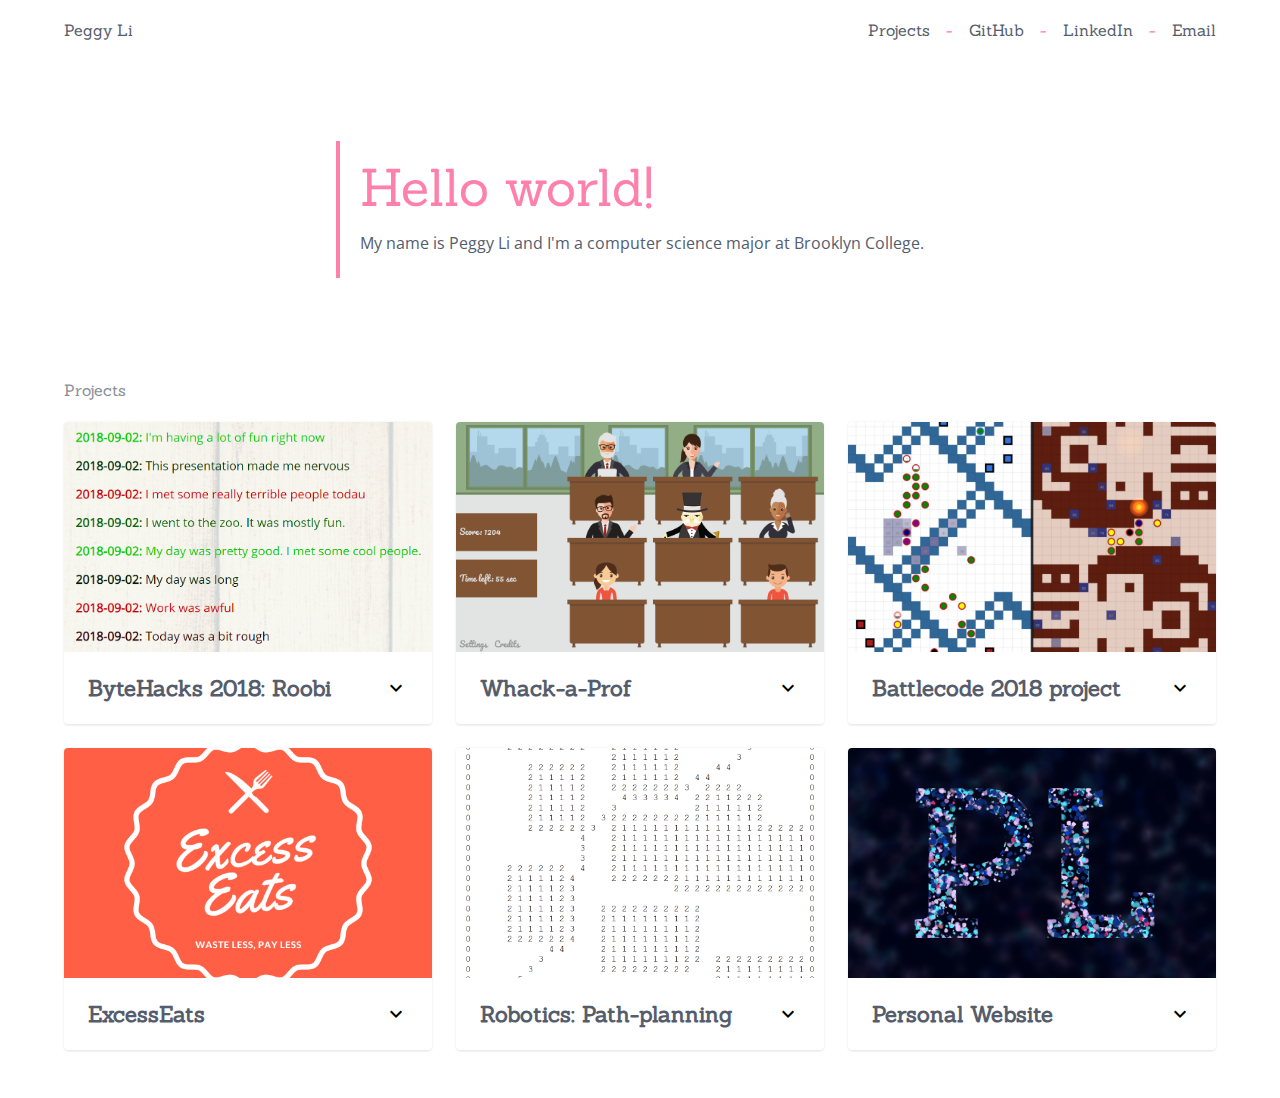
<file: index.html>
<!DOCTYPE html>
<html lang="en">
<head>
	<title>Peggy Li</title>
	<meta charset="utf-8">
	<meta name="viewport" content="width=device-width, initial-scale=1">
	<link href="https://fonts.googleapis.com/css?family=Sanchez|Open+Sans:400,600" rel="stylesheet">
	<link href="https://fonts.googleapis.com/icon?family=Material+Icons" rel="stylesheet">
	<link href="main.css" rel="stylesheet">
	<script src="https://code.jquery.com/jquery-3.3.1.min.js"
		integrity="sha256-FgpCb/KJQlLNfOu91ta32o/NMZxltwRo8QtmkMRdAu8="
  		crossorigin="anonymous"></script>
</head>
<body>
<nav>
	<a id="nav-name" href="http://peggyli.xyz">Peggy Li</a>
	<ul>
		<li><a href="#projects">Projects</a></li>
		<li><a href="https://github.com/peggyxli">GitHub</a></li>
		<li><a href="https://www.linkedin.com/in/peggyxli/">LinkedIn</a></li>
		<li><a href="mailto:xpeggyxli@gmail.com">Email</a></li>
	</ul>
</nav>
<header>
	<div id="hello-world">
		<h1>Hello world!</h1>
		<p>My name is Peggy Li and I'm a computer science major at Brooklyn College.</p>
	</div>
</header>
<section id="projects">
	<h2>Projects</h2>
	<div class="grid">
		<div class="card-wrapper">
			<div class="card">
				<div class="card-image-wrapper">
					<img src="roobi.png" alt="Roobi screenshot">
				</div>
				<div class="card-header">
					<h3>ByteHacks 2018: Roobi</h3>
					<button><i class="material-icons">expand_more</i></button>
				</div>
				<div class="hide-me">
					<ul>
						<li>Built SMS-focused journaling and mood-tracking application with a browser-based dashboard</li>
						<li>Developed Python/Flask backend to manage and store users, past texts, and mood information</li>
						<li>Added API endpoint to Flask backend to communicate with Twilio SMS-messaging service</li>
						<li>Utilized Google Cloud Natural Language API to determine text moods using sentiment analysis</li>
						<li>Created and integrated various views/templates to display previous texts and moods in browser</li>
						<li>Won Best Use of Twilio and Second Place overall out of 31 teams</li>
					</ul>
					<a href="https://github.com/peggyxli/bytehacks-2018">View code</a>
					<a href="http://bytehacks-2018.herokuapp.com/">View project</a>
				</div>
			</div>
		</div>
		<div class="card-wrapper">
			<div class="card">
				<div class="card-image-wrapper">
					<img src="whack-a-prof.png" alt="Whack-a-Prof mockup">
				</div>
				<div class="card-header">
					<h3>Whack-a-Prof</h3>
					<button><i class="material-icons">expand_more</i></button>
				</div>
				<div class="hide-me">
					<ul>
						<li>In-browser video game</li>
						<li>Variation of Whack-a-Mole with trustees, deans, professors, and students as moles</li>
						<li>Uses a combination of CSS and jQuery animations</li>
						<li>Made with: HTML, CSS, JavaScript, jQuery</li>
					</ul>
					<a href="https://github.com/peggyxli/whack-a-prof">View code</a>
					<a href="http://peggyli.xyz/whack-a-prof">View project</a>
				</div>
			</div>
		</div>
		<div class="card-wrapper">
			<div class="card">
				<div class="card-image-wrapper">
					<img src="battlecode.png" alt="Battlecode Screenshot">
				</div>
				<div class="card-header">
					<h3>Battlecode 2018 project</h3>
					<button><i class="material-icons">expand_more</i></button>
				</div>
				<div class="hide-me">
					<ul>
						<li>AI player that controls multiple units in a real-time strategy game</li>
						<li>Uses A-Star algorithm for pathfinding</li>
						<li>Finds, and limits units to, the largest contiguous area on the map</li>
						<li>Placed in the top 64 out of 1091 teams globally</li>
						<li>Made with: Python</li>
					</ul>
					<a href="https://github.com/peggyxli/battlecode-project">View code</a>
				</div>
			</div>
		</div>
		<div class="card-wrapper">
			<div class="card">
				<div class="card-image-wrapper">
					<img src="excess-eats.png" alt="ExcessEats">
				</div>
				<div class="card-header">
					<h3>ExcessEats</h3>
					<button><i class="material-icons">expand_more</i></button>
				</div>
				<div class="hide-me">
					<ul>
						<li>Developed as part of CUNY Hackathon Fall 2017</li>
						<li>Developed front-end for interactive web application with Google Maps component</li>
						<li>Made with: HTML, CSS, Javascript, jQuery, Bootstrap</li>
					</ul>
					<a href="https://github.com/peggyxli/excess-eats-frontend">View code</a>
					<a href="http://peggyli.xyz/excess-eats">View project</a>
				</div>
			</div>
		</div>
		<div class="card-wrapper">
			<div class="card">
				<div class="card-image-wrapper">
					<img src="robotics-map.png" alt="Robotics Map">
				</div>
				<div class="card-header">
					<h3>Robotics: Path-planning</h3>
					<button><i class="material-icons">expand_more</i></button>
				</div>
				<div class="hide-me">
					<ul>
						<li>Finds a path around several obstacles by implementing the A* algorithm</li>
						<li>Also navigates a simulated robot through the resulting path</li>
						<li>Made with: C++</li>
					</ul>
					<a href="https://github.com/peggyxli/robotics-current">View code</a>
				</div>
			</div>
		</div>
		<div class="card-wrapper">
			<div class="card">
				<div class="card-image-wrapper">
					<img src="pl2.png" alt="Personal Website">
				</div>
				<div class="card-header">
					<h3>Personal Website</h3>
					<button><i class="material-icons">expand_more</i></button>
				</div>
				<div class="hide-me">
					<ul>
						<li>A responsive website with a custom grid system and Material-Design-inspired cards</li>
						<li>Made with: HTML, CSS, jQuery</li>
					</ul>
					<a href="https://github.com/peggyxli/peggyxli.github.io">View code</a>
				</div>
			</div>
		</div>
	</div>
</section>
</body>
<script src="main.js"></script>
</html>
</file>
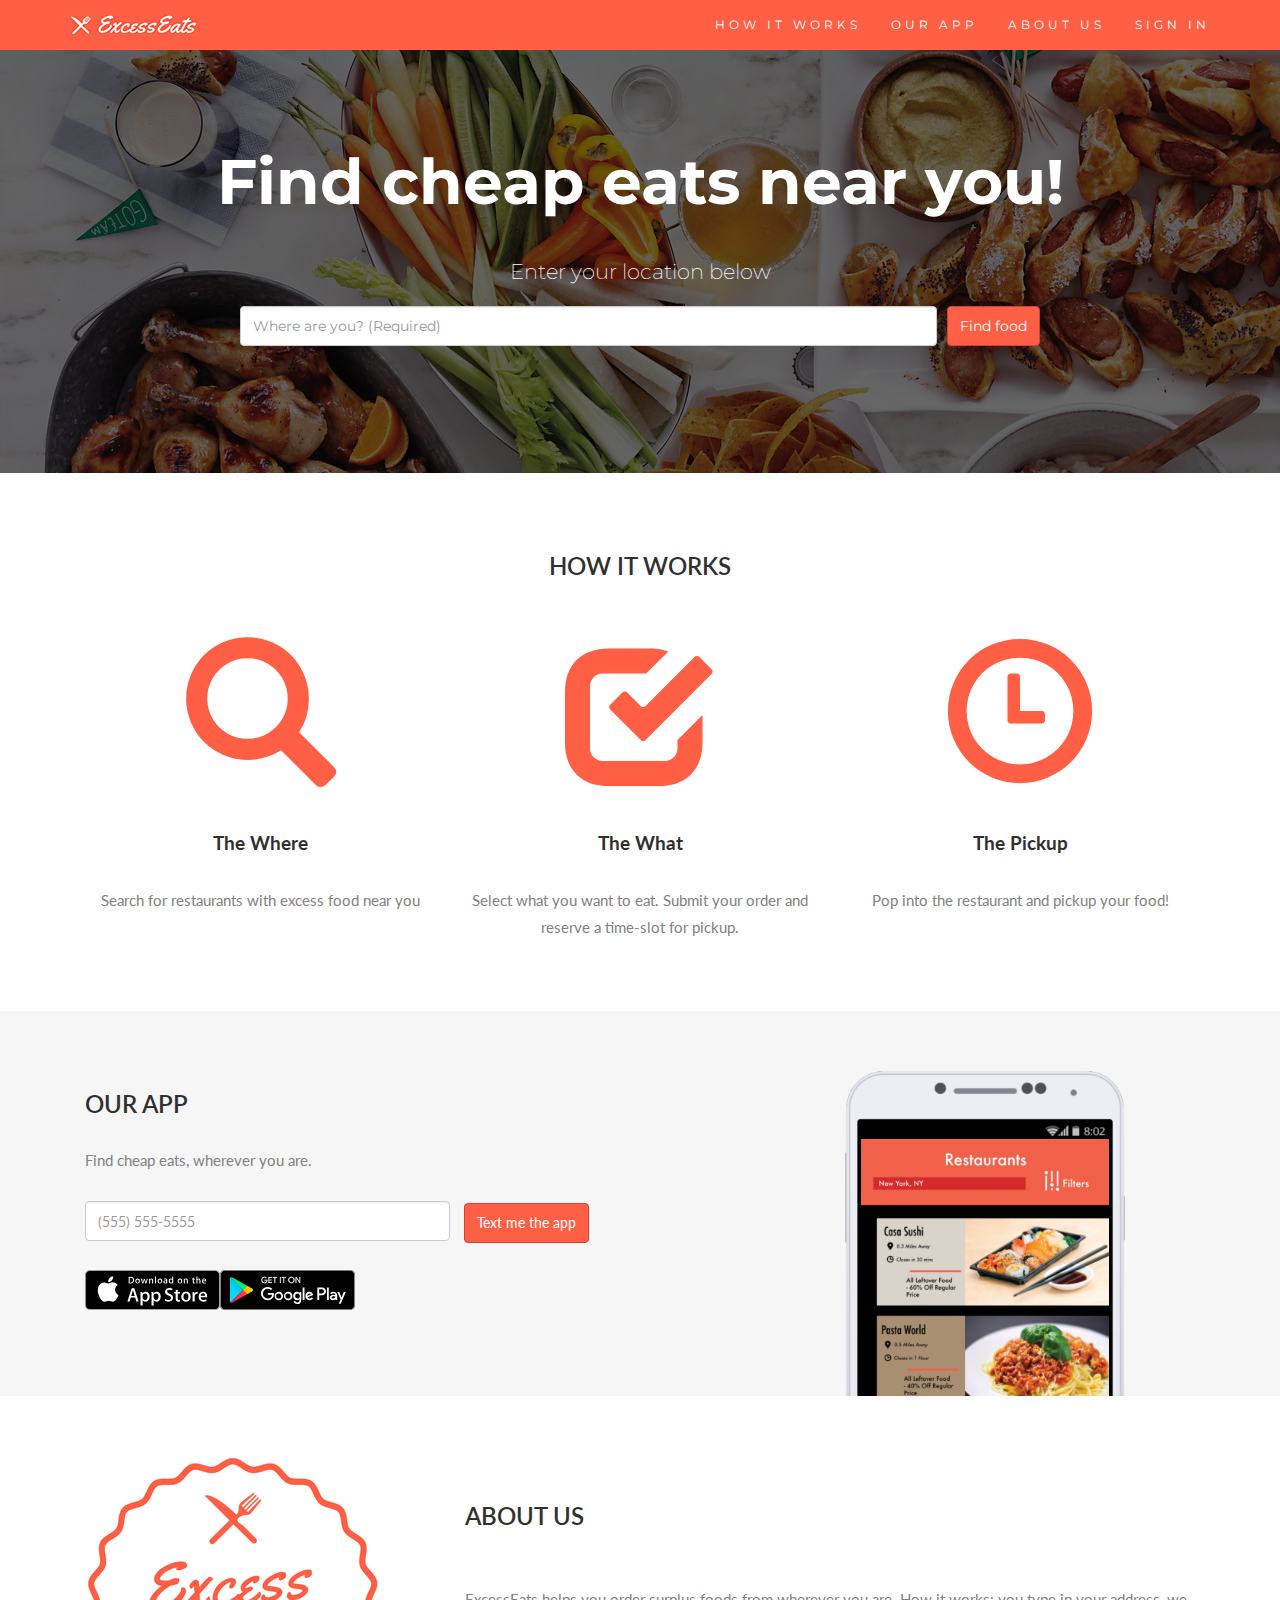
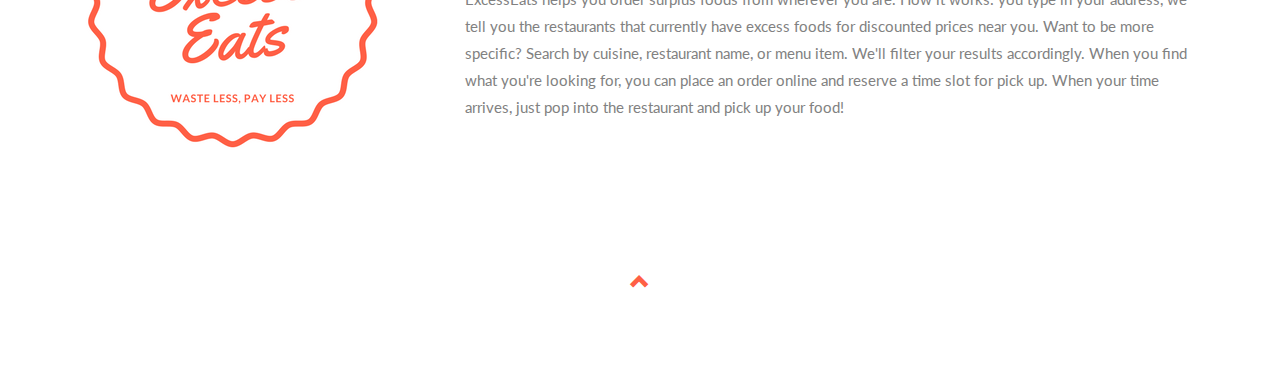
<file: excess-eats/index.html>
<!DOCTYPE html>
<html lang="en">
<head>
  <title>ExcessEats</title>
  <meta charset="utf-8">
  <meta name="viewport" content="width=device-width, initial-scale=1">
  <link rel="stylesheet" href="https://maxcdn.bootstrapcdn.com/bootstrap/3.3.7/css/bootstrap.min.css">
  <link rel="stylesheet" href="main.css">
  <link href="https://fonts.googleapis.com/css?family=Montserrat" rel="stylesheet" type="text/css">
  <link href="https://fonts.googleapis.com/css?family=Lato" rel="stylesheet" type="text/css">
  <link href="https://fonts.googleapis.com/css?family=Yellowtail" rel="stylesheet" type="text/css">
  <script src="https://ajax.googleapis.com/ajax/libs/jquery/3.2.1/jquery.min.js"></script>
  <script src="https://maxcdn.bootstrapcdn.com/bootstrap/3.3.7/js/bootstrap.min.js"></script>
</head>
<body id="myPage" data-spy="scroll" data-target=".navbar" data-offset="60">

<nav class="navbar navbar-default navbar-fixed-top">
  <div class="container">
    <div class="navbar-header">
      <button type="button" class="navbar-toggle" data-toggle="collapse" data-target="#myNavbar">
        <span class="icon-bar"></span>
        <span class="icon-bar"></span>
        <span class="icon-bar"></span>                        
      </button>
      <a class="navbar-brand" href="#myPage"><img src="logo.png"/></a>
    </div>
    <div class="collapse navbar-collapse" id="myNavbar">
      <ul class="nav navbar-nav navbar-right">
        <li><a href="#process">HOW IT WORKS</a></li>
        <li><a href="#app">OUR APP</a></li>
        <li><a href="#about">ABOUT US</a></li>
		<li><a href="sign-in.html">SIGN IN</a></li>
      </ul>
    </div>
  </div>
</nav>

<div class="jumbotron text-center">
  <br><h1><strong>Find cheap eats near you!</strong></h1><br>
  <p>Enter your location below</p> 
  <form>
    <div class="input-group" style="max-width:800px; margin:auto">
      <input class="form-control" style="border-top-right-radius: 4px; border-bottom-right-radius: 4px" size="50" placeholder="Where are you? (Required)" required>
      <div class="input-group-btn" style="padding-left:10px">
        <a href="search.html"><button type="button" class="btn btn-danger" style="background-color:#ff6045">Find food</button></a>
      </div>
    </div>
  </form><br>
</div>

<!-- Container (Process Section) -->
<div id="process" class="container-fluid text-center">
  <h2>HOW IT WORKS</h2><br>
  <div class="row">
    <div class="col-sm-4">
      <span class="glyphicon glyphicon-search logo-small"></span>
      <br><br><h4><strong>The Where</strong></h4>
      <p>Search for restaurants with excess food near you</p>
    </div>
    <div class="col-sm-4">
      <span class="glyphicon glyphicon-check logo-small"></span>
      <br><br><h4><strong>The What</strong></h4>
      <p>Select what you want to eat.  Submit your order and reserve a time-slot for pickup.</p>
    </div>
    <div class="col-sm-4">
      <span class="glyphicon glyphicon-time logo-small"></span>
      <br><br><h4><strong>The Pickup</strong></h4>
      <p>Pop into the restaurant and pickup your food!</p>
    </div>
  </div>
</div>

<!-- Container (Our App Section) -->
<div id="app" class="container-fluid bg-grey" style="padding-bottom:0px">
  <div class="row">
    <div class="col-sm-8">
      <h2>Our App</h2>
      <p style="margin-bottom: 0px">Find cheap eats, wherever you are.</p><br>
	  <input class="form-control" placeholder="(555) 555-5555" type="text" style="display:inline-block; width:50%" required>
	  <div class="form-group-btn" style="padding-left:10px; display:inline-block">
		<button type="button" class="btn btn-danger" style="background-color:#ff6045">Text me the app</button>
	  </div>
	  <br><br>
	  <img src="Apple_AppStore.svg"/><img src="Google_PlayStore.svg" height="40"/>
    </div>
    <div class="col-sm-4">
      <img src="app-screenshot.png" height="325">
    </div>
  </div>
</div>

<!-- Container (About Section) -->
<div id="about" class="container-fluid">
  <div class="row">
    <div class="col-sm-4">
      <img src="logo-circle.png"/>
    </div>
    <div class="col-sm-8">
      <br><h2>About Us</h2><br>
      <p>ExcessEats helps you order surplus foods from wherever you are. How it works: you type in your address, we tell you the restaurants that currently have excess foods for discounted prices near you. Want to be more specific? Search by cuisine, restaurant name, or menu item. We'll filter your results accordingly. When you find what you're looking for, you can place an order online and reserve a time slot for pick up. When your time arrives, just pop into the restaurant and pick up your food!</p>
    </div>
  </div>
</div>

<footer class="container-fluid text-center">
  <a href="#myPage" title="To Top">
    <span class="glyphicon glyphicon-chevron-up"></span>
  </a>
</footer>

<script>
$(document).ready(function(){
  // Add smooth scrolling to all links in navbar + footer link
  $(".navbar a, footer a[href='#myPage']").on('click', function(event) {
    // Make sure this.hash has a value before overriding default behavior
    if (this.hash !== "") {
      // Prevent default anchor click behavior
      event.preventDefault();

      // Store hash
      var hash = this.hash;

      // Using jQuery's animate() method to add smooth page scroll
      // The optional number (900) specifies the number of milliseconds it takes to scroll to the specified area
      $('html, body').animate({
        scrollTop: $(hash).offset().top
      }, 900, function(){
   
        // Add hash (#) to URL when done scrolling (default click behavior)
        window.location.hash = hash;
      });
    } // End if
  });
  
  $(window).scroll(function() {
    $(".slideanim").each(function(){
      var pos = $(this).offset().top;

      var winTop = $(window).scrollTop();
        if (pos < winTop + 600) {
          $(this).addClass("slide");
        }
    });
  });
})
</script>

</body>
</html>
</file>
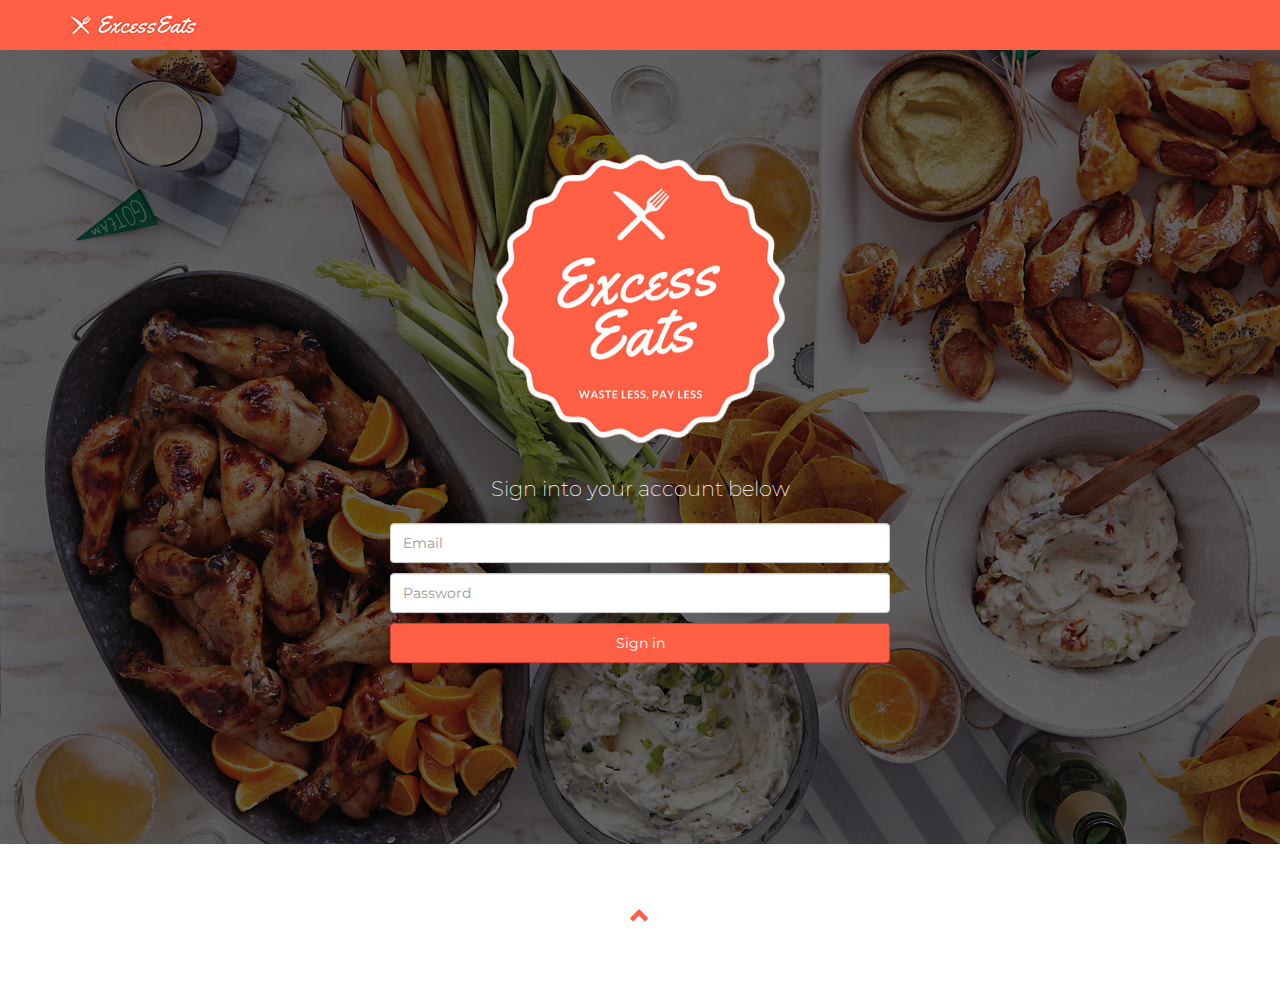
<file: excess-eats/sign-in.html>
<!DOCTYPE html>
<html lang="en">
<head>
  <title>ExcessEats</title>
  <meta charset="utf-8">
  <meta name="viewport" content="width=device-width, initial-scale=1">
  <link rel="stylesheet" href="https://maxcdn.bootstrapcdn.com/bootstrap/3.3.7/css/bootstrap.min.css">
  <link rel="stylesheet" href="main.css">
  <link href="https://fonts.googleapis.com/css?family=Montserrat" rel="stylesheet" type="text/css">
  <link href="https://fonts.googleapis.com/css?family=Lato" rel="stylesheet" type="text/css">
  <link href="https://fonts.googleapis.com/css?family=Yellowtail" rel="stylesheet" type="text/css">
  <script src="https://ajax.googleapis.com/ajax/libs/jquery/3.2.1/jquery.min.js"></script>
  <script src="https://maxcdn.bootstrapcdn.com/bootstrap/3.3.7/js/bootstrap.min.js"></script>
</head>
<body id="myPage" data-spy="scroll" data-target=".navbar" data-offset="60">

<nav class="navbar navbar-default navbar-fixed-top">
  <div class="container">
    <div class="navbar-header">
      <button type="button" class="navbar-toggle" data-toggle="collapse" data-target="#myNavbar">
        <span class="icon-bar"></span>
        <span class="icon-bar"></span>
        <span class="icon-bar"></span>                        
      </button>
      <a class="navbar-brand" href="index.html"><img src="logo.png"/></a>
    </div>
  </div>
</nav>

<div class="jumbotron text-center" style="height:100vh; max-height:844px">
  <div style="position: relative; top: 50%; transform: translateY(-50%);">
	<img src="logo-circle-filled.png">
    <br><br><p>Sign into your account below</p>
  <form>
    <div class="form-group" style="max-width:500px; margin:auto">
      <input class="form-control" style="margin-bottom:10px" placeholder="Email" required>
	  <input class="form-control" style="margin-bottom:10px" placeholder="Password" required>
      <div class="form-group-btn">
        <a href="search.html"><button type="button" class="btn btn-danger" style="background-color:#ff6045; width:100%">Sign in</button></a>
      </div>
    </div>
  </form><br>
  </div>
</div>

<footer class="container-fluid text-center">
  <a href="#myPage" title="To Top">
    <span class="glyphicon glyphicon-chevron-up"></span>
  </a>
</footer>

<script>
$(document).ready(function(){
  // Add smooth scrolling to all links in navbar + footer link
  $(".navbar a, footer a[href='#myPage']").on('click', function(event) {
    // Make sure this.hash has a value before overriding default behavior
    if (this.hash !== "") {
      // Prevent default anchor click behavior
      event.preventDefault();

      // Store hash
      var hash = this.hash;

      // Using jQuery's animate() method to add smooth page scroll
      // The optional number (900) specifies the number of milliseconds it takes to scroll to the specified area
      $('html, body').animate({
        scrollTop: $(hash).offset().top
      }, 900, function(){
   
        // Add hash (#) to URL when done scrolling (default click behavior)
        window.location.hash = hash;
      });
    } // End if
  });
  
  $(window).scroll(function() {
    $(".slideanim").each(function(){
      var pos = $(this).offset().top;

      var winTop = $(window).scrollTop();
        if (pos < winTop + 600) {
          $(this).addClass("slide");
        }
    });
  });
})
</script>

</body>
</html>
</file>
<file: main.css>
/* Common elements */
body {
	font-family: "Open Sans", sans-serif;
	font-weight: 400;
	font-size: 16px;
	line-height: 1.8;
	color: #555d6d;
}

body > * {
	max-width: 1200px;
	padding-left: 1.5em;
	padding-right: 1.5em;
	margin-left: auto;
	margin-right: auto;
}

.wrap {
	width: 100%;
	max-width: 1200px;
	margin: 0 1.5rem;
	position: relative;
	display: flex;
	flex-flow: row wrap;
	align-content: flex-start;
	justify-content: center;
}

*, *:after, *:before {
    -webkit-box-sizing: border-box;
    -moz-box-sizing: border-box;
    box-sizing: border-box;
    margin: 0;
    padding: 0;
}

h1, h2, h3 {
	font-family: Sanchez, serif;
}

.hide-me {
	display: none;
}

/* Nav */

nav {
	display: flex;
	flex-flow: row wrap;
	justify-content: space-between;
	font-family: Sanchez, monospace;
	padding-top: .5rem;
	padding-bottom: .5rem;
}

nav > * {
	margin-top: .5rem;
	margin-bottom: .5rem;
}

#nav-name {
	margin-right: 1rem;
}

nav a {
	color: #555d6d;
	text-decoration: none;
}

nav ul li {
    list-style: none;
	display: inline-block;
	float: left; /*remove gap*/
}

nav ul li:not(:last-of-type):after {
	content: "-";
	color: #ff80ab;
	margin: 0 1rem;
}


/* Other Sections */

header {
	padding: 5rem 0;
	display: flex;
	flex-flow: row wrap;
	justify-content: center;
}

section {
	padding-top: 1.5rem;
	padding-bottom:1.5rem;
}


/* Homepage-specific */

#hello-world {
	border-left: solid 4px #ff80ab;
	padding: 1.25rem;
}

#hello-world h1 {
	line-height: 1;
	color: #ff80ab;
	font-size: 3.25rem;
	font-weight: 400;
	margin-bottom: 1rem;
}

/* Projects grid */

#projects h2 {
	font-size: 1rem;
	font-weight: 400;
	line-height: 1;
	color: #888E99;
}

.grid {
	display: flex;
	flex-flow: row wrap;
	margin: .75rem -.75rem;
}

.card-wrapper {
	padding: .75rem .75rem;
	width: 100%;
}

@media screen and (min-width: 641px) {
	.card-wrapper {
		width: 50%
	}
}

@media screen and (min-width: 1008px) {
	.card-wrapper {
		width: 33.33%
	}
}

.card {
	border-radius: 4px;
	box-shadow: 0 2px 2px rgba(0,0,0,0.06), 0 0 2px 1px rgba(0,0,0,0.03);
	position: relative;
	padding-bottom: .75rem;
}

.card-image-wrapper {
	width: 100%;
	padding-top: 62.5%;
	position: relative;
	overflow: hidden;
	border-top-left-radius: 4px;
	border-top-right-radius: 4px;
}

.card img {
	position: absolute;
	top: 50%;
	transform: translateY(-50%);
	display: block; /*remove gap*/
	width: 100%;
}

.card > div:not(.card-image-wrapper) {
	padding-right: 1.5rem;
	padding-left: 1.5rem;
}

.card-header {
	display: flex;
	flex-flow: row;
	justify-content: space-between;
	margin-top: .75rem;
	padding-top: .75rem;
	padding-bottom: .75rem;
	cursor: pointer;
}

.card h3 {
	line-height: 1;
	font-size: 1.4rem;
	margin: 1px 0;
}

.card button {
	border: none;
    background-color: transparent;
    border-radius: 50%;
    padding: .25rem;
    margin: -0.25rem;
	cursor: pointer;
	transition: .5s;
}

.card button:hover {
	background-color: #ffe0f1;
}

.card button:focus {
	outline: 0;
}

.card i {
	float: left;
}

.rotate-me {
	transform: rotate(-0.5turn);
}

.card li {
	font-size: .9rem;
	opacity: .54;
}

.card ul {
	list-style: none;
}

.card li:before {
	content: "- ";
}

.card a {
	color: #ff80ab;
	font-size: .9rem;
	text-transform: uppercase;
	text-decoration: none;
	font-weight: 700;
	line-height: 1;
	padding: .5rem;
	display: inline-block;
	margin: .5rem .5rem .5rem 0;
}

.card a:hover {
	background-color: #ffe0f1;
}
</file>
<file: excess-eats/main.css>
body {
      font: 400 15px Lato, sans-serif;
      line-height: 1.8;
      color: #818181;
  }
  h2 {
      font-size: 24px;
      text-transform: uppercase;
      color: #303030;
      font-weight: 600;
      margin-bottom: 30px;
  }
  h4 {
      font-size: 19px;
      line-height: 1.375em;
      color: #303030;
      font-weight: 400;
      margin-bottom: 30px;
  }  
  .jumbotron {
      background-image: url("header-bg.png");
      color: #fff;
      padding: 100px 25px;
	  margin-bottom: 0px;
      font-family: Montserrat, sans-serif;
  }
  .form-control {
	  height: 40px;
  }
  .btn {
	  height: 40px;
  }
  .container-fluid {
      padding: 60px 50px;
  }
  .bg-grey {
      background-color: #f6f6f6;
  }
  .logo-small {
      color: #ff6045;
      font-size: 150px;
  }
  .logo {
      color: #ff6045;
      font-size: 200px;
  }
  .thumbnail {
      padding: 0 0 15px 0;
      border: none;
      border-radius: 0;
  }
  .thumbnail img {
      width: 100%;
      height: 100%;
      margin-bottom: 10px;
  }
  .carousel-control.right, .carousel-control.left {
      background-image: none;
      color: #ff6045;
  }
  .carousel-indicators li {
      border-color: #ff6045;
  }
  .carousel-indicators li.active {
      background-color: #ff6045;
  }
  .item h4 {
      font-size: 19px;
      line-height: 1.375em;
      font-weight: 400;
      font-style: italic;
      margin: 70px 0;
  }
  .item span {
      font-style: normal;
  }
  .panel {
      border: 1px solid #ff6045; 
      border-radius:0 !important;
      transition: box-shadow 0.5s;
  }
  .panel:hover {
      box-shadow: 5px 0px 40px rgba(0,0,0, .2);
  }
  .panel-footer .btn:hover {
      border: 1px solid #ff6045;
      background-color: #fff !important;
      color: #ff6045;
  }
  .panel-heading {
      color: #fff !important;
      background-color: #ff6045 !important;
      padding: 25px;
      border-bottom: 1px solid transparent;
      border-top-left-radius: 0px;
      border-top-right-radius: 0px;
      border-bottom-left-radius: 0px;
      border-bottom-right-radius: 0px;
  }
  .panel-footer {
      background-color: white !important;
  }
  .panel-footer h3 {
      font-size: 32px;
  }
  .panel-footer h4 {
      color: #aaa;
      font-size: 14px;
  }
  .panel-footer .btn {
      margin: 15px 0;
      background-color: #ff6045;
      color: #fff;
  }
  .navbar {
      margin-bottom: 0;
      background-color: #ff6045;
      z-index: 9999;
      border: 0;
      font-size: 12px !important;
      line-height: 1.42857143 !important;
      letter-spacing: 4px;
      border-radius: 0;
      font-family: Montserrat, sans-serif;
  }
  .navbar li a, .navbar .navbar-brand {
      color: #fff !important;
  }
  .navbar-brand {
	  font-family: Yellowtail, sans-serif;
	  display: inline-block;
  }
  .navbar-nav li a:hover, .navbar-nav li.active a {
      color: #ff6045 !important;
      background-color: #fff !important;
  }
  .navbar-default .navbar-toggle {
      border-color: transparent;
      color: #fff !important;
  }
  footer .glyphicon {
      font-size: 20px;
      margin-bottom: 20px;
      color: #ff6045;
  }
  .slideanim {visibility:hidden;}
  .slide {
      animation-name: slide;
      -webkit-animation-name: slide;
      animation-duration: 1s;
      -webkit-animation-duration: 1s;
      visibility: visible;
  }
  .row {
	width: 100%;
	margin: auto;
	max-width: 1140px;
  }
  @keyframes slide {
    0% {
      opacity: 0;
      transform: translateY(70%);
    } 
    100% {
      opacity: 1;
      transform: translateY(0%);
    }
  }
  @-webkit-keyframes slide {
    0% {
      opacity: 0;
      -webkit-transform: translateY(70%);
    } 
    100% {
      opacity: 1;
      -webkit-transform: translateY(0%);
    }
  }
  @media screen and (max-width: 768px) {
    .col-sm-4 {
      text-align: center;
      margin: 25px 0;
    }
    .btn-lg {
        width: 100%;
        margin-bottom: 35px;
    }
  }
  @media screen and (max-width: 480px) {
    .logo {
        font-size: 150px;
    }
  }
</file>
